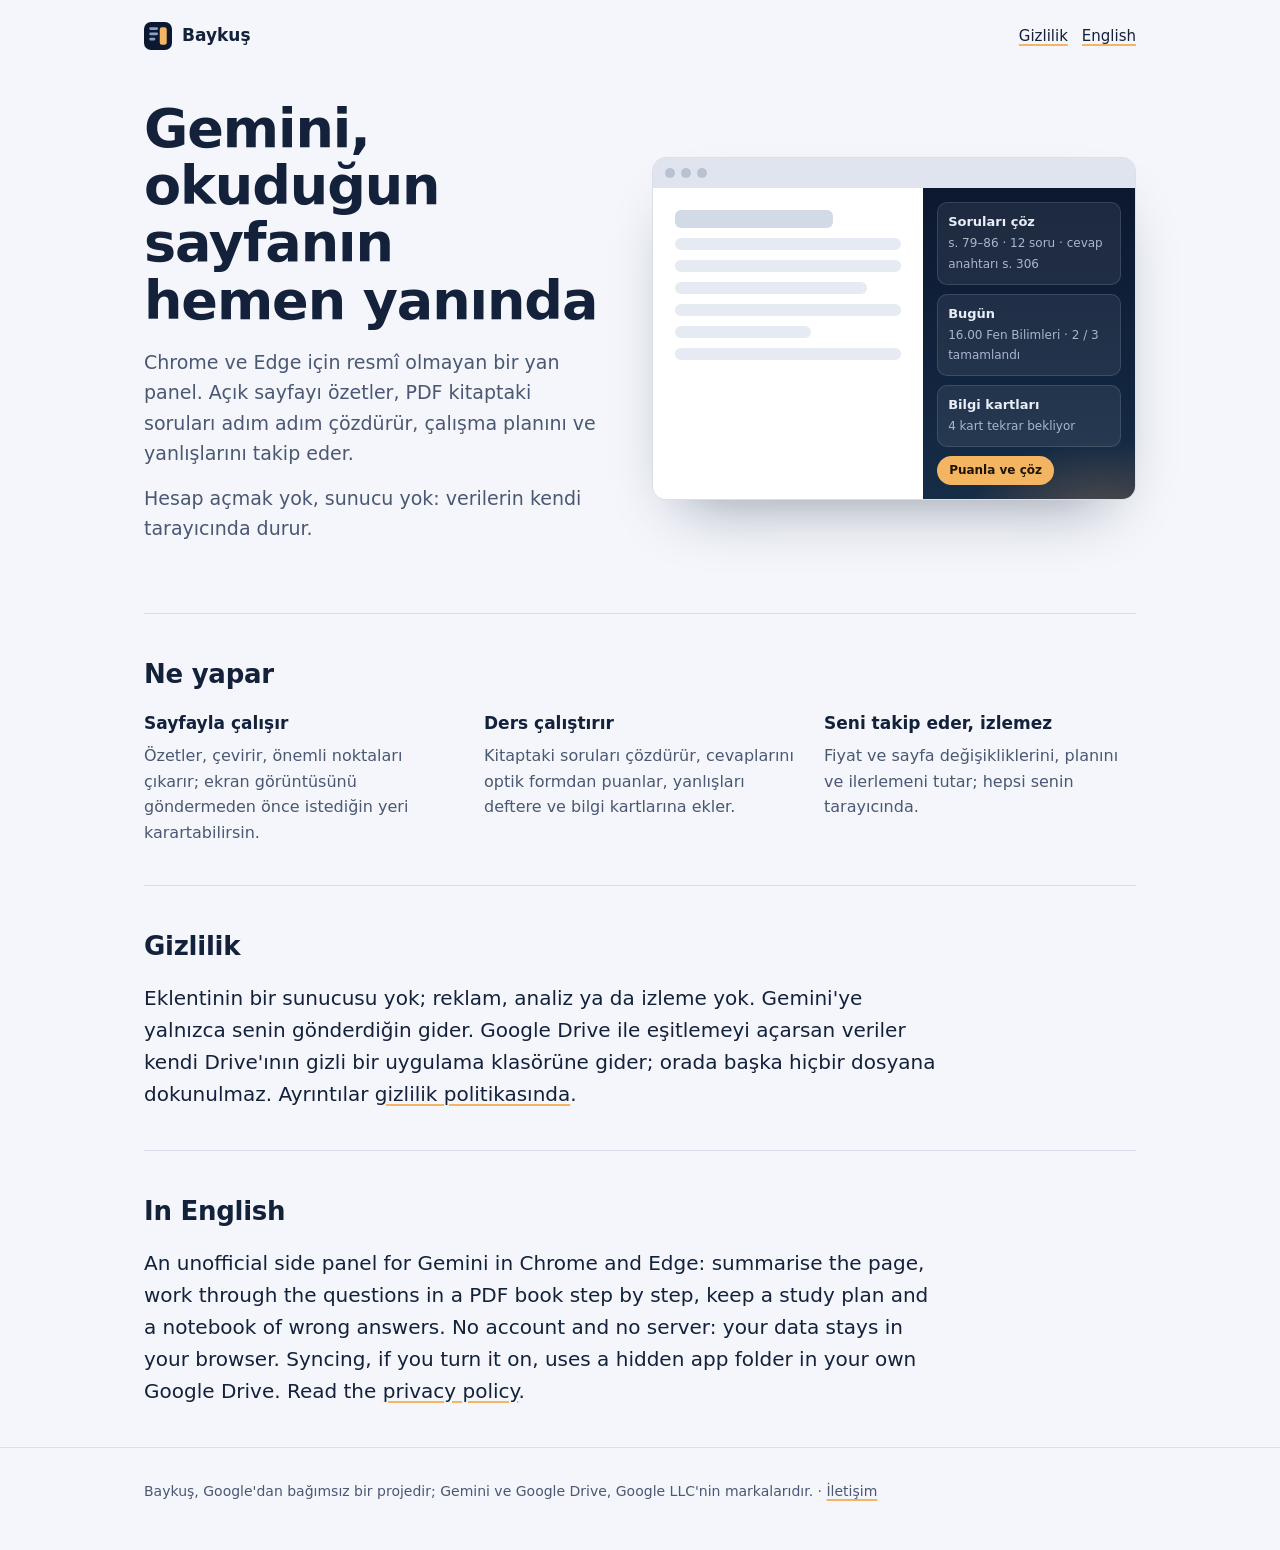
<file: index.html>
<!doctype html>
<html lang="tr">
<head>
  <meta charset="utf-8">
  <meta name="viewport" content="width=device-width, initial-scale=1">
  <title>Baykuş</title>
  <meta name="description" content="Gemini, tarayıcının yan panelinde: sayfayı özetle, kitaptaki soruları çöz, çalışma planını takip et. Veriler senin tarayıcında kalır.">
  <link rel="icon" href="logo.svg" type="image/svg+xml">
  <link rel="stylesheet" href="style.css">
</head>
<body>
  <div class="wrap">
    <header class="top">
      <a class="brand" href="./"><img src="logo.svg" alt="" width="28" height="28"> Baykuş</a>
      <nav class="langs" aria-label="Dil / Language"><a href="privacy.html">Gizlilik</a><a href="#en" lang="en">English</a></nav>
    </header>

    <div class="hero">
      <div>
        <h1>Gemini, okuduğun sayfanın hemen yanında</h1>
        <p>Chrome ve Edge için resmî olmayan bir yan panel. Açık sayfayı özetler, PDF kitaptaki soruları adım adım çözdürür, çalışma planını ve yanlışlarını takip eder.</p>
        <p>Hesap açmak yok, sunucu yok: verilerin kendi tarayıcında durur.</p>
      </div>
      <div class="browser" role="img" aria-label="Bir web sayfasının yanında açık duran yan panel">
        <div class="bar"><i></i><i></i><i></i></div>
        <div class="body">
          <div class="page"><b></b><b></b><b></b><b></b><b></b><b></b><b></b></div>
          <div class="panel">
            <div class="row"><strong>Soruları çöz</strong><span>s. 79–86 · 12 soru · cevap anahtarı s. 306</span></div>
            <div class="row"><strong>Bugün</strong><span>16.00 Fen Bilimleri · 2 / 3 tamamlandı</span></div>
            <div class="row"><strong>Bilgi kartları</strong><span>4 kart tekrar bekliyor</span></div>
            <span class="go">Puanla ve çöz</span>
          </div>
        </div>
      </div>
    </div>

    <section aria-labelledby="ne">
      <h2 id="ne">Ne yapar</h2>
      <div class="cols">
        <div><h3>Sayfayla çalışır</h3><p>Özetler, çevirir, önemli noktaları çıkarır; ekran görüntüsünü göndermeden önce istediğin yeri karartabilirsin.</p></div>
        <div><h3>Ders çalıştırır</h3><p>Kitaptaki soruları çözdürür, cevaplarını optik formdan puanlar, yanlışları deftere ve bilgi kartlarına ekler.</p></div>
        <div><h3>Seni takip eder, izlemez</h3><p>Fiyat ve sayfa değişikliklerini, planını ve ilerlemeni tutar; hepsi senin tarayıcında.</p></div>
      </div>
    </section>

    <section aria-labelledby="gizlilik">
      <h2 id="gizlilik">Gizlilik</h2>
      <p class="promise">Eklentinin bir sunucusu yok; reklam, analiz ya da izleme yok. Gemini'ye yalnızca senin gönderdiğin gider. Google Drive ile eşitlemeyi açarsan veriler kendi Drive'ının gizli bir uygulama klasörüne gider; orada başka hiçbir dosyana dokunulmaz. Ayrıntılar <a href="privacy.html">gizlilik politikasında</a>.</p>
    </section>

    <section id="en" lang="en" aria-labelledby="en-title">
      <h2 id="en-title">In English</h2>
      <p class="promise">An unofficial side panel for Gemini in Chrome and Edge: summarise the page, work through the questions in a PDF book step by step, keep a study plan and a notebook of wrong answers. No account and no server: your data stays in your browser. Syncing, if you turn it on, uses a hidden app folder in your own Google Drive. Read the <a href="privacy.html#en">privacy policy</a>.</p>
    </section>
  </div>
  <footer>
    <div class="wrap">Baykuş, Google'dan bağımsız bir projedir; Gemini ve Google Drive, Google LLC'nin markalarıdır. · <a id="contact" href="privacy.html#iletisim">İletişim</a></div>
  </footer>
  <script src="contact.js"></script>
</body>
</html>
</file>
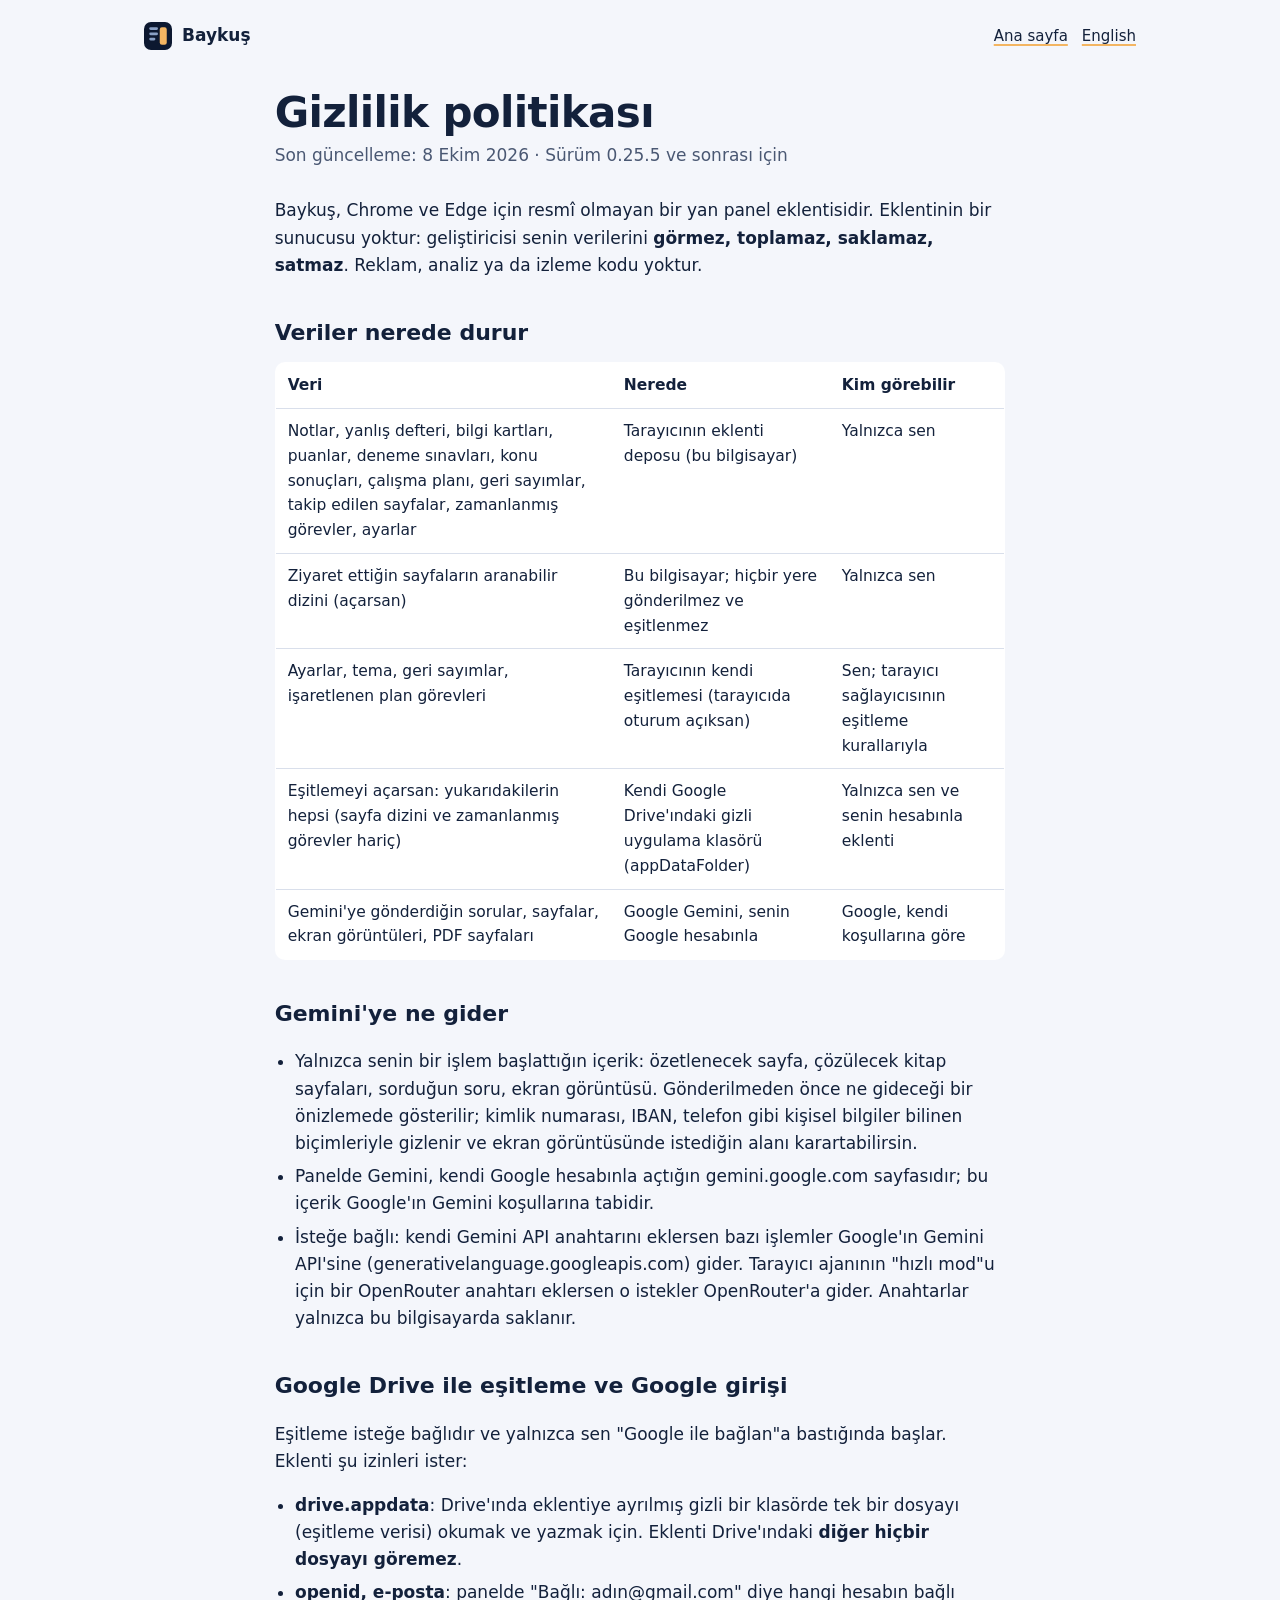
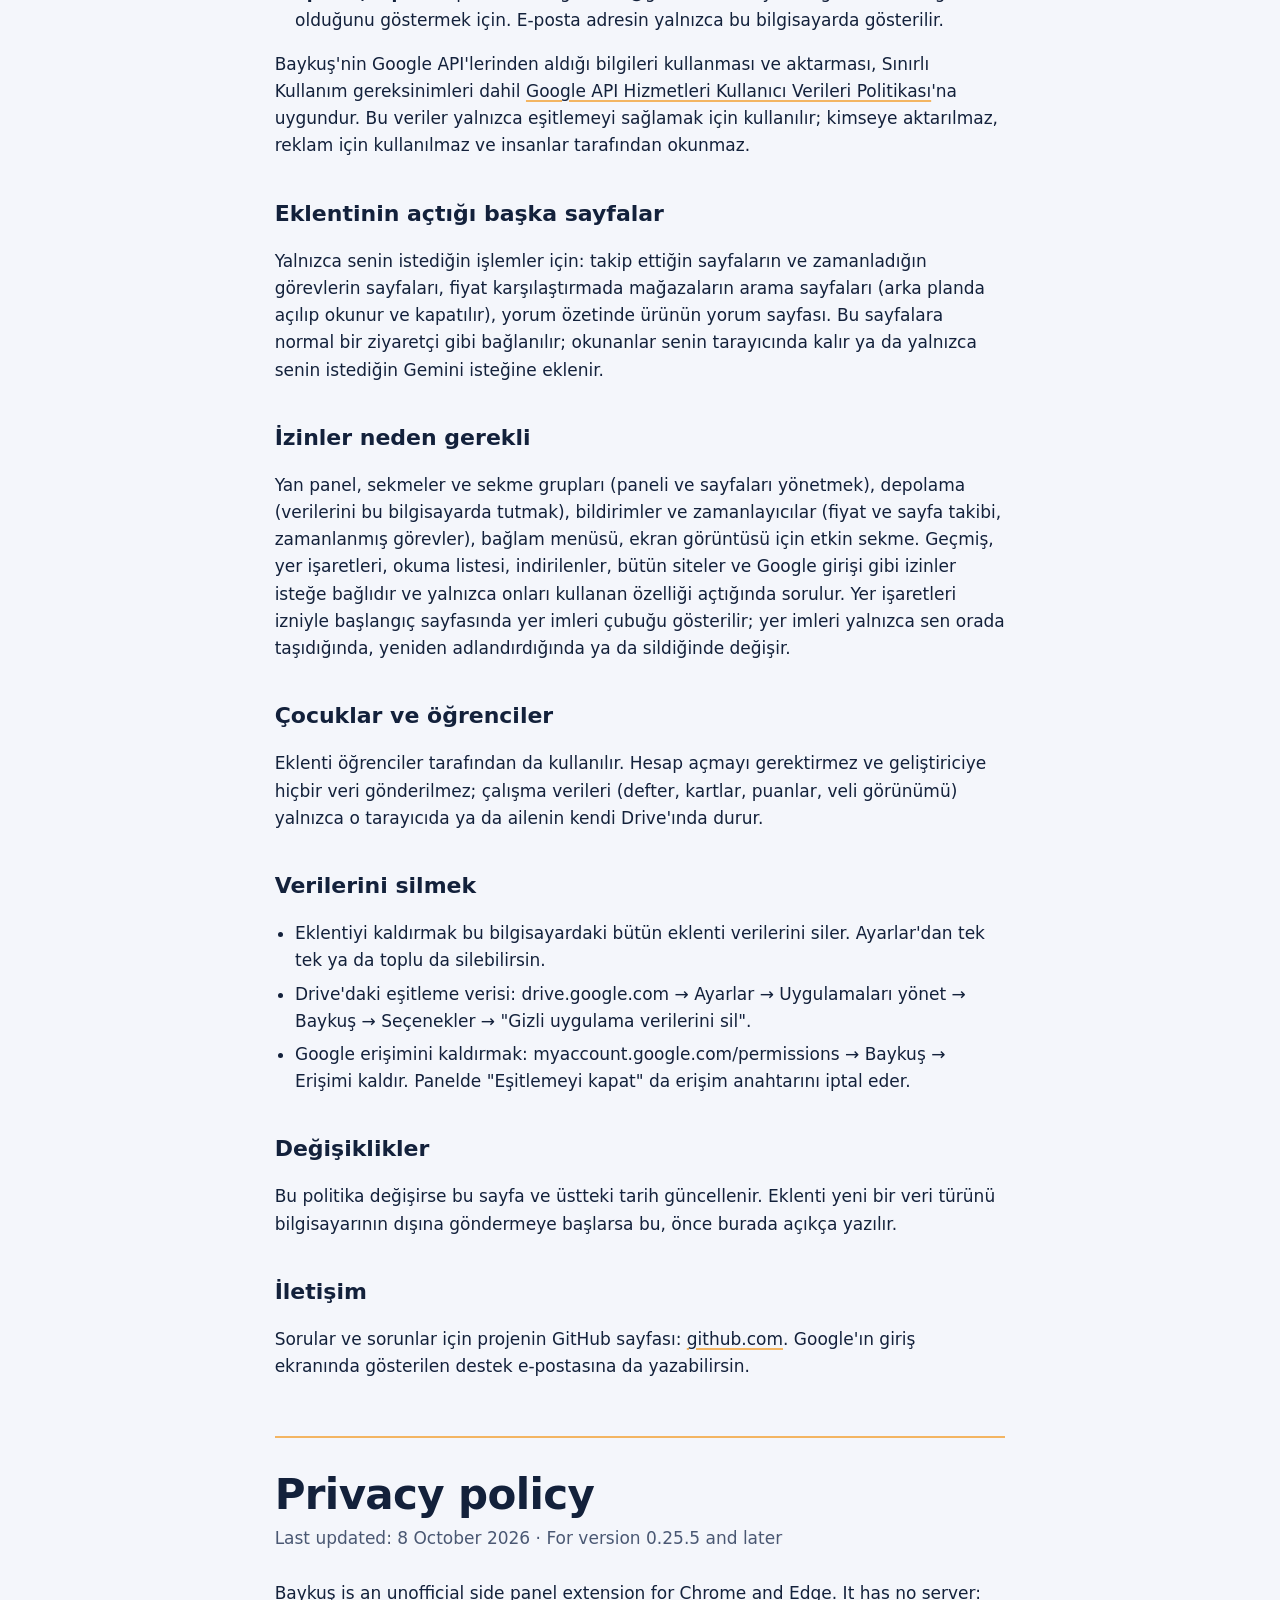
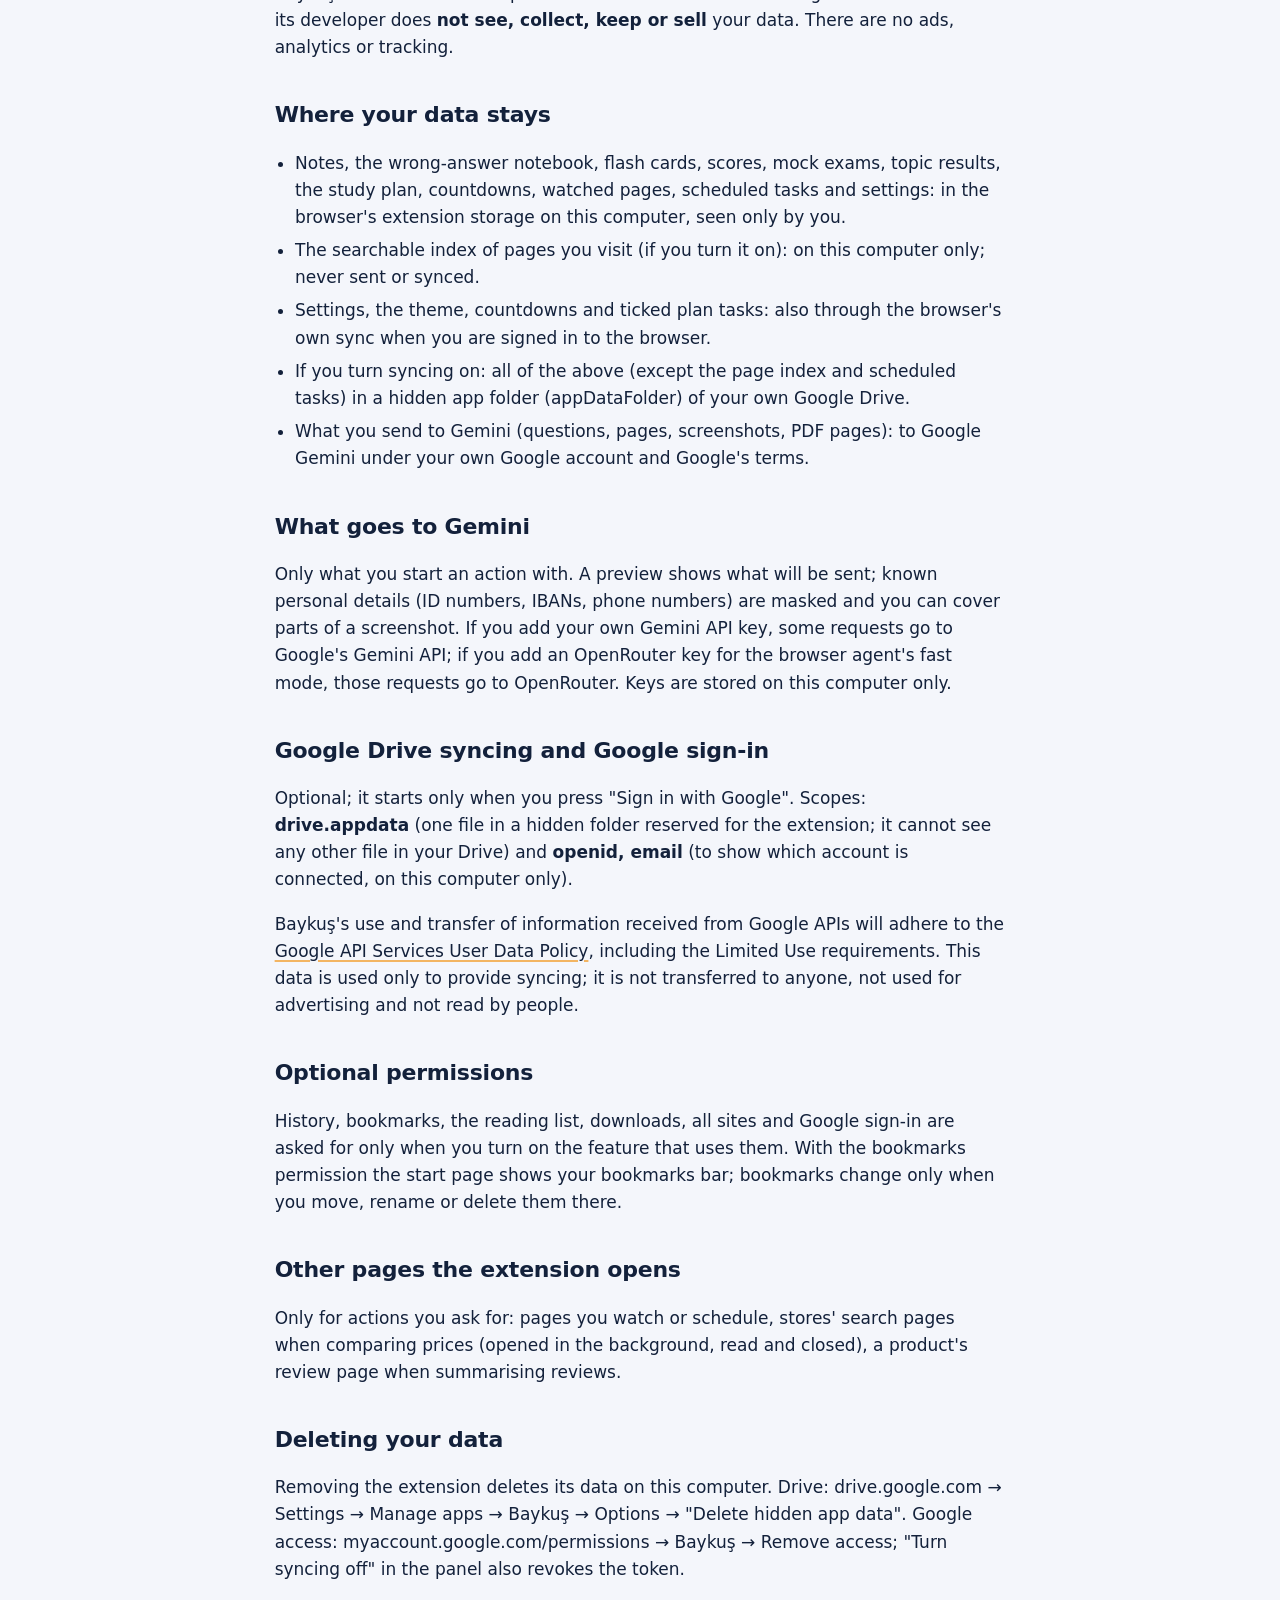
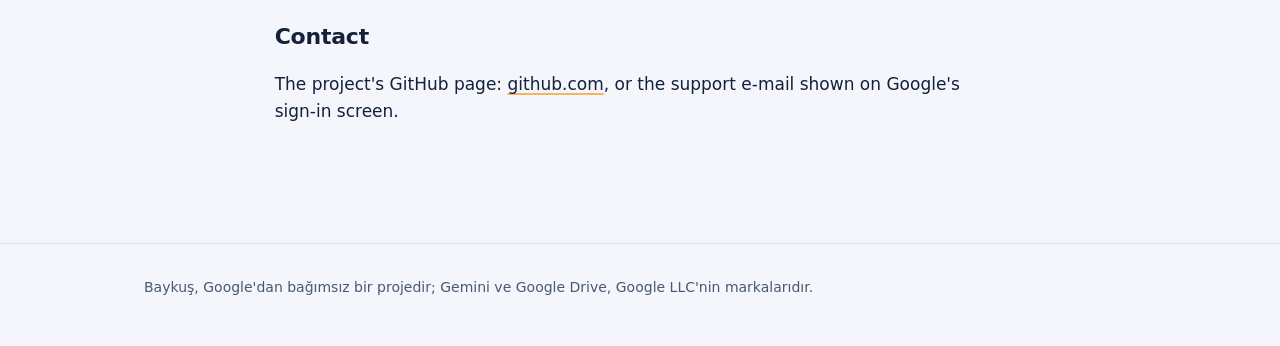
<file: privacy.html>
<!doctype html>
<html lang="tr">
<head>
  <meta charset="utf-8">
  <meta name="viewport" content="width=device-width, initial-scale=1">
  <title>Gizlilik politikası · Baykuş</title>
  <link rel="icon" href="logo.svg" type="image/svg+xml">
  <link rel="stylesheet" href="style.css">
</head>
<body>
  <div class="wrap">
    <header class="top">
      <a class="brand" href="./"><img src="logo.svg" alt="" width="28" height="28"> Baykuş</a>
      <nav class="langs" aria-label="Dil / Language"><a href="./">Ana sayfa</a><a href="#en" lang="en">English</a></nav>
    </header>
  </div>
  <main class="doc">
    <h1>Gizlilik politikası</h1>
    <p class="updated">Son güncelleme: 8 Ekim 2026 · Sürüm 0.25.5 ve sonrası için</p>

    <p>Baykuş, Chrome ve Edge için resmî olmayan bir yan panel eklentisidir. Eklentinin bir sunucusu yoktur: geliştiricisi senin verilerini <strong>görmez, toplamaz, saklamaz, satmaz</strong>. Reklam, analiz ya da izleme kodu yoktur.</p>

    <h2>Veriler nerede durur</h2>
    <div class="table">
      <table>
        <thead><tr><th>Veri</th><th>Nerede</th><th>Kim görebilir</th></tr></thead>
        <tbody>
          <tr><td>Notlar, yanlış defteri, bilgi kartları, puanlar, deneme sınavları, konu sonuçları, çalışma planı, geri sayımlar, takip edilen sayfalar, zamanlanmış görevler, ayarlar</td><td>Tarayıcının eklenti deposu (bu bilgisayar)</td><td>Yalnızca sen</td></tr>
          <tr><td>Ziyaret ettiğin sayfaların aranabilir dizini (açarsan)</td><td>Bu bilgisayar; hiçbir yere gönderilmez ve eşitlenmez</td><td>Yalnızca sen</td></tr>
          <tr><td>Ayarlar, tema, geri sayımlar, işaretlenen plan görevleri</td><td>Tarayıcının kendi eşitlemesi (tarayıcıda oturum açıksan)</td><td>Sen; tarayıcı sağlayıcısının eşitleme kurallarıyla</td></tr>
          <tr><td>Eşitlemeyi açarsan: yukarıdakilerin hepsi (sayfa dizini ve zamanlanmış görevler hariç)</td><td>Kendi Google Drive'ındaki gizli uygulama klasörü (appDataFolder)</td><td>Yalnızca sen ve senin hesabınla eklenti</td></tr>
          <tr><td>Gemini'ye gönderdiğin sorular, sayfalar, ekran görüntüleri, PDF sayfaları</td><td>Google Gemini, senin Google hesabınla</td><td>Google, kendi koşullarına göre</td></tr>
        </tbody>
      </table>
    </div>

    <h2>Gemini'ye ne gider</h2>
    <ul>
      <li>Yalnızca senin bir işlem başlattığın içerik: özetlenecek sayfa, çözülecek kitap sayfaları, sorduğun soru, ekran görüntüsü. Gönderilmeden önce ne gideceği bir önizlemede gösterilir; kimlik numarası, IBAN, telefon gibi kişisel bilgiler bilinen biçimleriyle gizlenir ve ekran görüntüsünde istediğin alanı karartabilirsin.</li>
      <li>Panelde Gemini, kendi Google hesabınla açtığın gemini.google.com sayfasıdır; bu içerik Google'ın Gemini koşullarına tabidir.</li>
      <li>İsteğe bağlı: kendi Gemini API anahtarını eklersen bazı işlemler Google'ın Gemini API'sine (generativelanguage.googleapis.com) gider. Tarayıcı ajanının "hızlı mod"u için bir OpenRouter anahtarı eklersen o istekler OpenRouter'a gider. Anahtarlar yalnızca bu bilgisayarda saklanır.</li>
    </ul>

    <h2>Google Drive ile eşitleme ve Google girişi</h2>
    <p>Eşitleme isteğe bağlıdır ve yalnızca sen "Google ile bağlan"a bastığında başlar. Eklenti şu izinleri ister:</p>
    <ul>
      <li><strong>drive.appdata</strong>: Drive'ında eklentiye ayrılmış gizli bir klasörde tek bir dosyayı (eşitleme verisi) okumak ve yazmak için. Eklenti Drive'ındaki <strong>diğer hiçbir dosyayı göremez</strong>.</li>
      <li><strong>openid, e-posta</strong>: panelde "Bağlı: adın@gmail.com" diye hangi hesabın bağlı olduğunu göstermek için. E-posta adresin yalnızca bu bilgisayarda gösterilir.</li>
    </ul>
    <p>Baykuş'nin Google API'lerinden aldığı bilgileri kullanması ve aktarması, Sınırlı Kullanım gereksinimleri dahil <a href="https://developers.google.com/terms/api-services-user-data-policy">Google API Hizmetleri Kullanıcı Verileri Politikası</a>'na uygundur. Bu veriler yalnızca eşitlemeyi sağlamak için kullanılır; kimseye aktarılmaz, reklam için kullanılmaz ve insanlar tarafından okunmaz.</p>

    <h2>Eklentinin açtığı başka sayfalar</h2>
    <p>Yalnızca senin istediğin işlemler için: takip ettiğin sayfaların ve zamanladığın görevlerin sayfaları, fiyat karşılaştırmada mağazaların arama sayfaları (arka planda açılıp okunur ve kapatılır), yorum özetinde ürünün yorum sayfası. Bu sayfalara normal bir ziyaretçi gibi bağlanılır; okunanlar senin tarayıcında kalır ya da yalnızca senin istediğin Gemini isteğine eklenir.</p>

    <h2>İzinler neden gerekli</h2>
    <p>Yan panel, sekmeler ve sekme grupları (paneli ve sayfaları yönetmek), depolama (verilerini bu bilgisayarda tutmak), bildirimler ve zamanlayıcılar (fiyat ve sayfa takibi, zamanlanmış görevler), bağlam menüsü, ekran görüntüsü için etkin sekme. Geçmiş, yer işaretleri, okuma listesi, indirilenler, bütün siteler ve Google girişi gibi izinler isteğe bağlıdır ve yalnızca onları kullanan özelliği açtığında sorulur. Yer işaretleri izniyle başlangıç sayfasında yer imleri çubuğu gösterilir; yer imleri yalnızca sen orada taşıdığında, yeniden adlandırdığında ya da sildiğinde değişir.</p>

    <h2>Çocuklar ve öğrenciler</h2>
    <p>Eklenti öğrenciler tarafından da kullanılır. Hesap açmayı gerektirmez ve geliştiriciye hiçbir veri gönderilmez; çalışma verileri (defter, kartlar, puanlar, veli görünümü) yalnızca o tarayıcıda ya da ailenin kendi Drive'ında durur.</p>

    <h2>Verilerini silmek</h2>
    <ul>
      <li>Eklentiyi kaldırmak bu bilgisayardaki bütün eklenti verilerini siler. Ayarlar'dan tek tek ya da toplu da silebilirsin.</li>
      <li>Drive'daki eşitleme verisi: drive.google.com → Ayarlar → Uygulamaları yönet → Baykuş → Seçenekler → "Gizli uygulama verilerini sil".</li>
      <li>Google erişimini kaldırmak: myaccount.google.com/permissions → Baykuş → Erişimi kaldır. Panelde "Eşitlemeyi kapat" da erişim anahtarını iptal eder.</li>
    </ul>

    <h2>Değişiklikler</h2>
    <p>Bu politika değişirse bu sayfa ve üstteki tarih güncellenir. Eklenti yeni bir veri türünü bilgisayarının dışına göndermeye başlarsa bu, önce burada açıkça yazılır.</p>

    <h2 id="iletisim">İletişim</h2>
    <p>Sorular ve sorunlar için projenin GitHub sayfası: <a data-issues href="https://github.com/">github.com</a>. Google'ın giriş ekranında gösterilen destek e-postasına da yazabilirsin.</p>

    <section class="en" id="en" lang="en">
      <h1>Privacy policy</h1>
      <p class="updated">Last updated: 8 October 2026 · For version 0.25.5 and later</p>
      <p>Baykuş is an unofficial side panel extension for Chrome and Edge. It has no server: its developer does <strong>not see, collect, keep or sell</strong> your data. There are no ads, analytics or tracking.</p>
      <h2>Where your data stays</h2>
      <ul>
        <li>Notes, the wrong-answer notebook, flash cards, scores, mock exams, topic results, the study plan, countdowns, watched pages, scheduled tasks and settings: in the browser's extension storage on this computer, seen only by you.</li>
        <li>The searchable index of pages you visit (if you turn it on): on this computer only; never sent or synced.</li>
        <li>Settings, the theme, countdowns and ticked plan tasks: also through the browser's own sync when you are signed in to the browser.</li>
        <li>If you turn syncing on: all of the above (except the page index and scheduled tasks) in a hidden app folder (appDataFolder) of your own Google Drive.</li>
        <li>What you send to Gemini (questions, pages, screenshots, PDF pages): to Google Gemini under your own Google account and Google's terms.</li>
      </ul>
      <h2>What goes to Gemini</h2>
      <p>Only what you start an action with. A preview shows what will be sent; known personal details (ID numbers, IBANs, phone numbers) are masked and you can cover parts of a screenshot. If you add your own Gemini API key, some requests go to Google's Gemini API; if you add an OpenRouter key for the browser agent's fast mode, those requests go to OpenRouter. Keys are stored on this computer only.</p>
      <h2>Google Drive syncing and Google sign-in</h2>
      <p>Optional; it starts only when you press "Sign in with Google". Scopes: <strong>drive.appdata</strong> (one file in a hidden folder reserved for the extension; it cannot see any other file in your Drive) and <strong>openid, email</strong> (to show which account is connected, on this computer only).</p>
      <p>Baykuş's use and transfer of information received from Google APIs will adhere to the <a href="https://developers.google.com/terms/api-services-user-data-policy">Google API Services User Data Policy</a>, including the Limited Use requirements. This data is used only to provide syncing; it is not transferred to anyone, not used for advertising and not read by people.</p>
      <h2>Optional permissions</h2>
      <p>History, bookmarks, the reading list, downloads, all sites and Google sign-in are asked for only when you turn on the feature that uses them. With the bookmarks permission the start page shows your bookmarks bar; bookmarks change only when you move, rename or delete them there.</p>
      <h2>Other pages the extension opens</h2>
      <p>Only for actions you ask for: pages you watch or schedule, stores' search pages when comparing prices (opened in the background, read and closed), a product's review page when summarising reviews.</p>
      <h2>Deleting your data</h2>
      <p>Removing the extension deletes its data on this computer. Drive: drive.google.com → Settings → Manage apps → Baykuş → Options → "Delete hidden app data". Google access: myaccount.google.com/permissions → Baykuş → Remove access; "Turn syncing off" in the panel also revokes the token.</p>
      <h2>Contact</h2>
      <p>The project's GitHub page: <a data-issues href="https://github.com/">github.com</a>, or the support e-mail shown on Google's sign-in screen.</p>
    </section>
  </main>
  <footer><div class="wrap">Baykuş, Google'dan bağımsız bir projedir; Gemini ve Google Drive, Google LLC'nin markalarıdır.</div></footer>
  <script src="contact.js"></script>
</body>
</html>
</file>
<file: style.css>
/* Side Panel for Gemini: the extension's own look (the start page's deep navy and warm amber).
   No web fonts, no outside requests: a privacy page shouldn't send your address anywhere. */
:root {
  --ink: #13213b; --soft: #4a5873; --line: #d9dfeb; --paper: #f4f6fb; --card: #ffffff;
  --navy: #0c1830; --navy-2: #162d47; --amber: #f3b562; --amber-ink: #1d1406; --teal: #1d5c63;
  --font: "Segoe UI Variable Text", "Segoe UI", system-ui, -apple-system, "Helvetica Neue", Roboto, sans-serif;
}
@media (prefers-color-scheme: dark) {
  :root { --ink: #e6ebf5; --soft: #a7b3c9; --line: #263552; --paper: #0e1a31; --card: #14233f; }
}
* { box-sizing: border-box; }
html { -webkit-text-size-adjust: 100%; }
body { margin: 0; background: var(--paper); color: var(--ink); font: 17px/1.6 var(--font); }
a { color: inherit; text-decoration-color: var(--amber); text-decoration-thickness: 2px; text-underline-offset: 3px; }
a:focus-visible, button:focus-visible { outline: 3px solid var(--amber); outline-offset: 3px; border-radius: 4px; }
.wrap { max-width: 1040px; margin: 0 auto; padding: 0 24px; }
.top { display: flex; align-items: center; justify-content: space-between; gap: 16px; padding: 22px 0; }
.brand { display: flex; align-items: center; gap: 10px; font-weight: 700; text-decoration: none; }
.brand svg { width: 28px; height: 28px; }
.langs a { margin-left: 14px; font-size: 15px; }

/* The hero: the panel next to a page, as people see it */
.hero { display: grid; grid-template-columns: minmax(0, 1fr) minmax(0, 1.05fr); gap: 48px; align-items: center; padding: 28px 0 56px; }
.hero h1 { font-size: clamp(34px, 5vw, 54px); line-height: 1.06; letter-spacing: -0.02em; margin: 0 0 18px; font-weight: 750; }
.hero p { font-size: 19px; color: var(--soft); margin: 0 0 14px; max-width: 34em; }
.browser { border-radius: 14px; overflow: hidden; border: 1px solid var(--line); background: #e9edf5; box-shadow: 0 30px 60px -30px rgba(12, 24, 48, .45); }
.browser .bar { height: 30px; display: flex; align-items: center; gap: 6px; padding: 0 12px; background: #dfe4ee; }
.browser .bar i { width: 10px; height: 10px; border-radius: 50%; background: #b9c2d3; }
.browser .body { display: grid; grid-template-columns: 1fr 44%; min-height: 300px; }
.page { padding: 22px; display: grid; gap: 10px; align-content: start; background: #fff; }
.page b { height: 12px; border-radius: 6px; background: #e6eaf2; }
.page b:nth-child(1) { width: 70%; height: 18px; background: #d3dae7; }
.page b:nth-child(4) { width: 85%; } .page b:nth-child(6) { width: 60%; }
.panel { background: radial-gradient(110% 45% at 85% 108%, rgba(240, 160, 90, .30), transparent 60%), linear-gradient(180deg, var(--navy), var(--navy-2)); color: #e8edf7; padding: 14px; display: grid; gap: 9px; align-content: start; font-size: 13px; }
.panel .row { background: rgba(255, 255, 255, .07); border: 1px solid rgba(255, 255, 255, .12); border-radius: 10px; padding: 9px 10px; }
.panel .row strong { display: block; font-size: 13px; }
.panel .row span { color: #a9b6cc; font-size: 12px; }
.panel .go { justify-self: start; background: var(--amber); color: var(--amber-ink); border-radius: 999px; padding: 5px 12px; font-weight: 650; font-size: 12px; }

section { padding: 40px 0; border-top: 1px solid var(--line); }
section h2 { font-size: 26px; letter-spacing: -0.01em; margin: 0 0 14px; }
.cols { display: grid; grid-template-columns: repeat(3, minmax(0, 1fr)); gap: 28px; }
.cols h3 { font-size: 17px; margin: 0 0 6px; }
.cols p { margin: 0; color: var(--soft); font-size: 16px; }
.promise { font-size: 20px; max-width: 40em; margin: 0; }
footer { padding: 32px 0 48px; color: var(--soft); font-size: 14px; border-top: 1px solid var(--line); }

/* The privacy policy: one readable column */
.doc { max-width: 72ch; margin: 0 auto; padding: 8px 24px 60px; }
.doc h1 { font-size: clamp(30px, 4.4vw, 42px); line-height: 1.1; margin: 10px 0 6px; letter-spacing: -0.015em; }
.doc .updated { color: var(--soft); margin: 0 0 28px; }
.doc h2 { font-size: 22px; margin: 36px 0 10px; }
.doc p, .doc li { color: var(--ink); }
.doc ul { padding-left: 1.2em; }
.doc li { margin: 6px 0; }
.table { overflow-x: auto; margin: 12px 0; }
table { border-collapse: collapse; width: 100%; font-size: 15.5px; background: var(--card); border: 1px solid var(--line); border-radius: 10px; overflow: hidden; }
th, td { text-align: left; vertical-align: top; padding: 10px 12px; border-bottom: 1px solid var(--line); }
th { font-weight: 650; }
tr:last-child td { border-bottom: 0; }
.en { margin-top: 56px; padding-top: 24px; border-top: 2px solid var(--amber); }

@media (max-width: 820px) {
  .hero { grid-template-columns: 1fr; gap: 28px; }
  .cols { grid-template-columns: 1fr; gap: 18px; }
}
</file>
